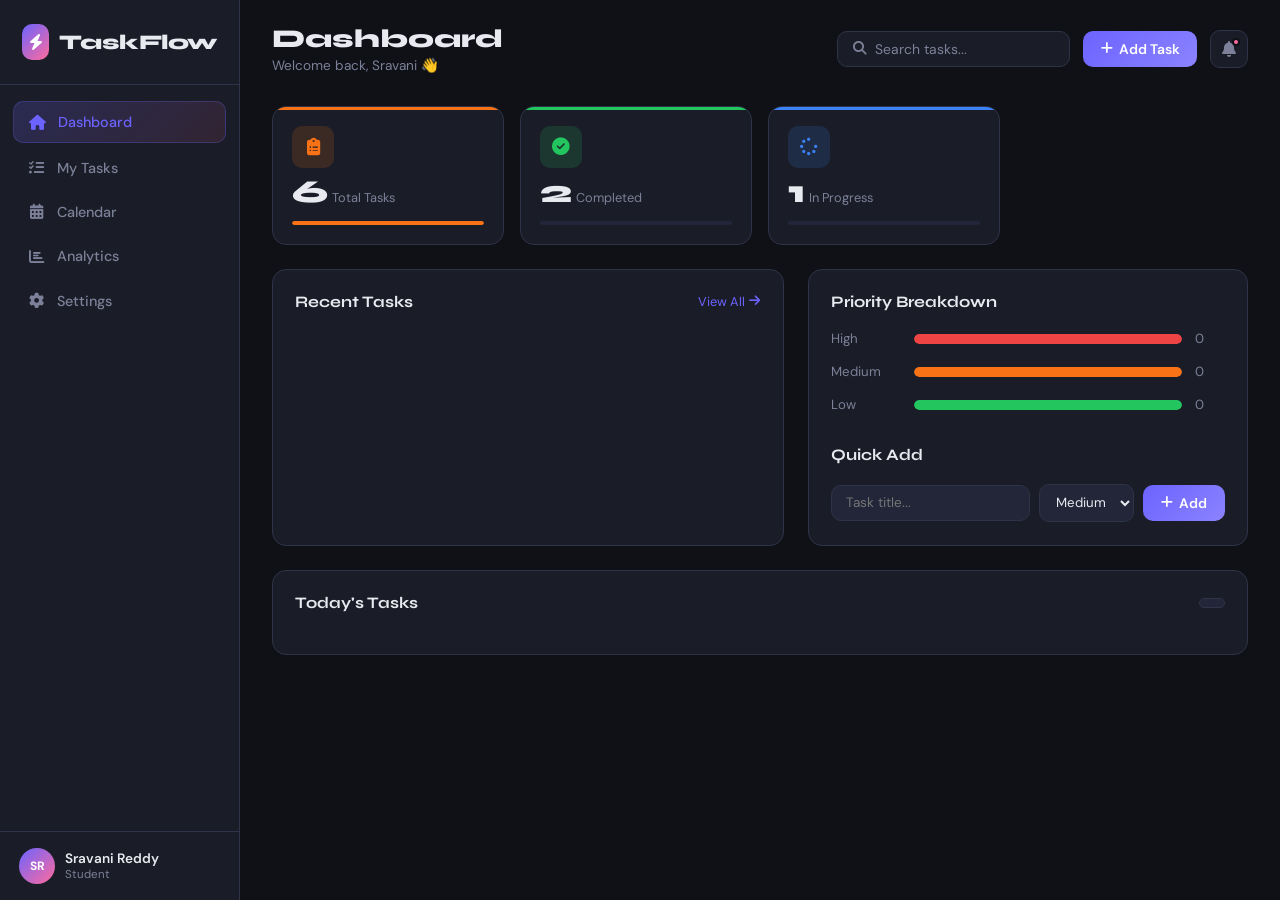
<file: TaskFlow/index.html>
<!DOCTYPE html>
<html lang="en">
<head>
  <meta charset="UTF-8" />
  <meta name="viewport" content="width=device-width, initial-scale=1.0"/>
  <title>TaskFlow – Dashboard</title>
  <link rel="stylesheet" href="css/style.css" />
  <link rel="stylesheet" href="css/dashboard.css" />
  <link href="https://fonts.googleapis.com/css2?family=Syne:wght@400;600;700;800&family=DM+Sans:wght@300;400;500&display=swap" rel="stylesheet"/>
  <link rel="stylesheet" href="https://cdnjs.cloudflare.com/ajax/libs/font-awesome/6.5.0/css/all.min.css"/>
</head>
<body>

<!-- SIDEBAR -->
<aside class="sidebar" id="sidebar">
  <div class="sidebar-logo">
    <span class="logo-icon"><i class="fa-solid fa-bolt"></i></span>
    <span class="logo-text">TaskFlow</span>
  </div>
  <nav class="sidebar-nav">
    <a href="index.html" class="nav-item active"><i class="fa-solid fa-house"></i><span>Dashboard</span></a>
    <a href="pages/tasks.html" class="nav-item"><i class="fa-solid fa-list-check"></i><span>My Tasks</span></a>
    <a href="pages/calendar.html" class="nav-item"><i class="fa-solid fa-calendar-days"></i><span>Calendar</span></a>
    <a href="pages/analytics.html" class="nav-item"><i class="fa-solid fa-chart-bar"></i><span>Analytics</span></a>
    <a href="pages/settings.html" class="nav-item"><i class="fa-solid fa-gear"></i><span>Settings</span></a>
  </nav>
  <div class="sidebar-user">
    <div class="user-avatar">SR</div>
    <div class="user-info">
      <span class="user-name">Sravani Reddy</span>
      <span class="user-role">Student</span>
    </div>
  </div>
</aside>

<!-- MAIN CONTENT -->
<main class="main-content">
  <header class="top-bar">
    <button class="menu-toggle" onclick="toggleSidebar()"><i class="fa-solid fa-bars"></i></button>
    <div class="top-bar-left">
      <h1 class="page-title">Dashboard</h1>
      <p class="page-sub">Welcome back, Sravani 👋</p>
    </div>
    <div class="top-bar-right">
      <div class="search-box">
        <i class="fa-solid fa-magnifying-glass"></i>
        <input type="text" placeholder="Search tasks..." id="globalSearch" />
      </div>
      <button class="btn-primary" onclick="openModal('addTaskModal')"><i class="fa-solid fa-plus"></i> Add Task</button>
      <div class="notif-btn"><i class="fa-solid fa-bell"></i><span class="notif-dot"></span></div>
    </div>
  </header>

  <!-- STATS -->
  <section class="stats-grid">
    <div class="stat-card" style="--accent:#f97316">
      <div class="stat-icon"><i class="fa-solid fa-clipboard-list"></i></div>
      <div class="stat-info">
        <span class="stat-num" id="totalTasks">0</span>
        <span class="stat-label">Total Tasks</span>
      </div>
      <div class="stat-bar"><div class="stat-fill" style="width:100%;background:#f97316"></div></div>
    </div>
    <div class="stat-card" style="--accent:#22c55e">
      <div class="stat-icon"><i class="fa-solid fa-circle-check"></i></div>
      <div class="stat-info">
        <span class="stat-num" id="doneTasks">0</span>
        <span class="stat-label">Completed</span>
      </div>
      <div class="stat-bar"><div class="stat-fill" id="doneBar" style="width:0%;background:#22c55e"></div></div>
    </div>
    <div class="stat-card" style="--accent:#3b82f6">
      <div class="stat-icon"><i class="fa-solid fa-spinner"></i></div>
      <div class="stat-info">
        <span class="stat-num" id="inProgressTasks">0</span>
        <span class="stat-label">In Progress</span>
      </div>
      <div class="stat-bar"><div class="stat-fill" id="progressBar" style="width:0%;background:#3b82f6"></div></div>
    </div>
  </section>

  <!-- TWO COLUMNS -->
  <div class="dash-grid">
    <!-- RECENT TASKS -->
    <section class="card">
      <div class="card-header">
        <h2>Recent Tasks</h2>
        <a href="pages/tasks.html" class="link-sm">View All <i class="fa-solid fa-arrow-right"></i></a>
      </div>
      <div id="recentTasksList" class="task-list"></div>
    </section>

    <!-- PRIORITY BREAKDOWN -->
    <section class="card">
      <div class="card-header"><h2>Priority Breakdown</h2></div>
      <div class="priority-chart">
        <div class="pbar-row"><span>High</span><div class="pbar"><div class="pbar-fill high" id="highBar"></div></div><span id="highCount">0</span></div>
        <div class="pbar-row"><span>Medium</span><div class="pbar"><div class="pbar-fill medium" id="medBar"></div></div><span id="medCount">0</span></div>
        <div class="pbar-row"><span>Low</span><div class="pbar"><div class="pbar-fill low" id="lowBar"></div></div><span id="lowCount">0</span></div>
      </div>

      <div class="card-header" style="margin-top:2rem"><h2>Quick Add</h2></div>
      <div class="quick-add">
        <input type="text" id="quickTitle" placeholder="Task title..." />
        <select id="quickPriority">
          <option value="low">Low</option>
          <option value="medium" selected>Medium</option>
          <option value="high">High</option>
        </select>
        <button class="btn-primary" onclick="quickAddTask()"><i class="fa-solid fa-plus"></i> Add</button>
      </div>
    </section>
  </div>

  <!-- TODAY'S TASKS -->
  <section class="card" style="margin-top:1.5rem">
    <div class="card-header">
      <h2>Today's Tasks</h2>
      <span id="todayDate" class="date-badge"></span>
    </div>
    <div id="todayTasksList" class="task-list"></div>
  </section>
</main>

<!-- ADD TASK MODAL -->
<div class="modal-overlay" id="addTaskModal">
  <div class="modal">
    <div class="modal-header">
      <h2>Add New Task</h2>
      <button onclick="closeModal('addTaskModal')"><i class="fa-solid fa-xmark"></i></button>
    </div>
    <div class="modal-body">
      <label>Task Title *</label>
      <input type="text" id="taskTitle" placeholder="Enter task title..." />
      <label>Description</label>
      <textarea id="taskDesc" placeholder="Describe the task..."></textarea>
      <div class="form-row">
        <div>
          <label>Due Date</label>
          <input type="date" id="taskDate" />
        </div>
        <div>
          <label>Priority</label>
          <select id="taskPriority">
            <option value="low">Low</option>
            <option value="medium">Medium</option>
            <option value="high">High</option>
          </select>
        </div>
        <div>
          <label>Category</label>
          <select id="taskCategory">
            <option value="general">General</option>
            <option value="college">College</option>
            <option value="personal">Personal</option>
            <option value="project">Project</option>
          </select>
        </div>
      </div>
    </div>
    <div class="modal-footer">
      <button class="btn-ghost" onclick="closeModal('addTaskModal')">Cancel</button>
      <button class="btn-primary" onclick="addTask()">Add Task</button>
    </div>
  </div>
</div>

<div class="overlay-bg" id="overlayBg" onclick="closeAllModals()"></div>

<script src="js/storage.js"></script>
<script src="js/dashboard.js"></script>
</body>
</html>
</file>
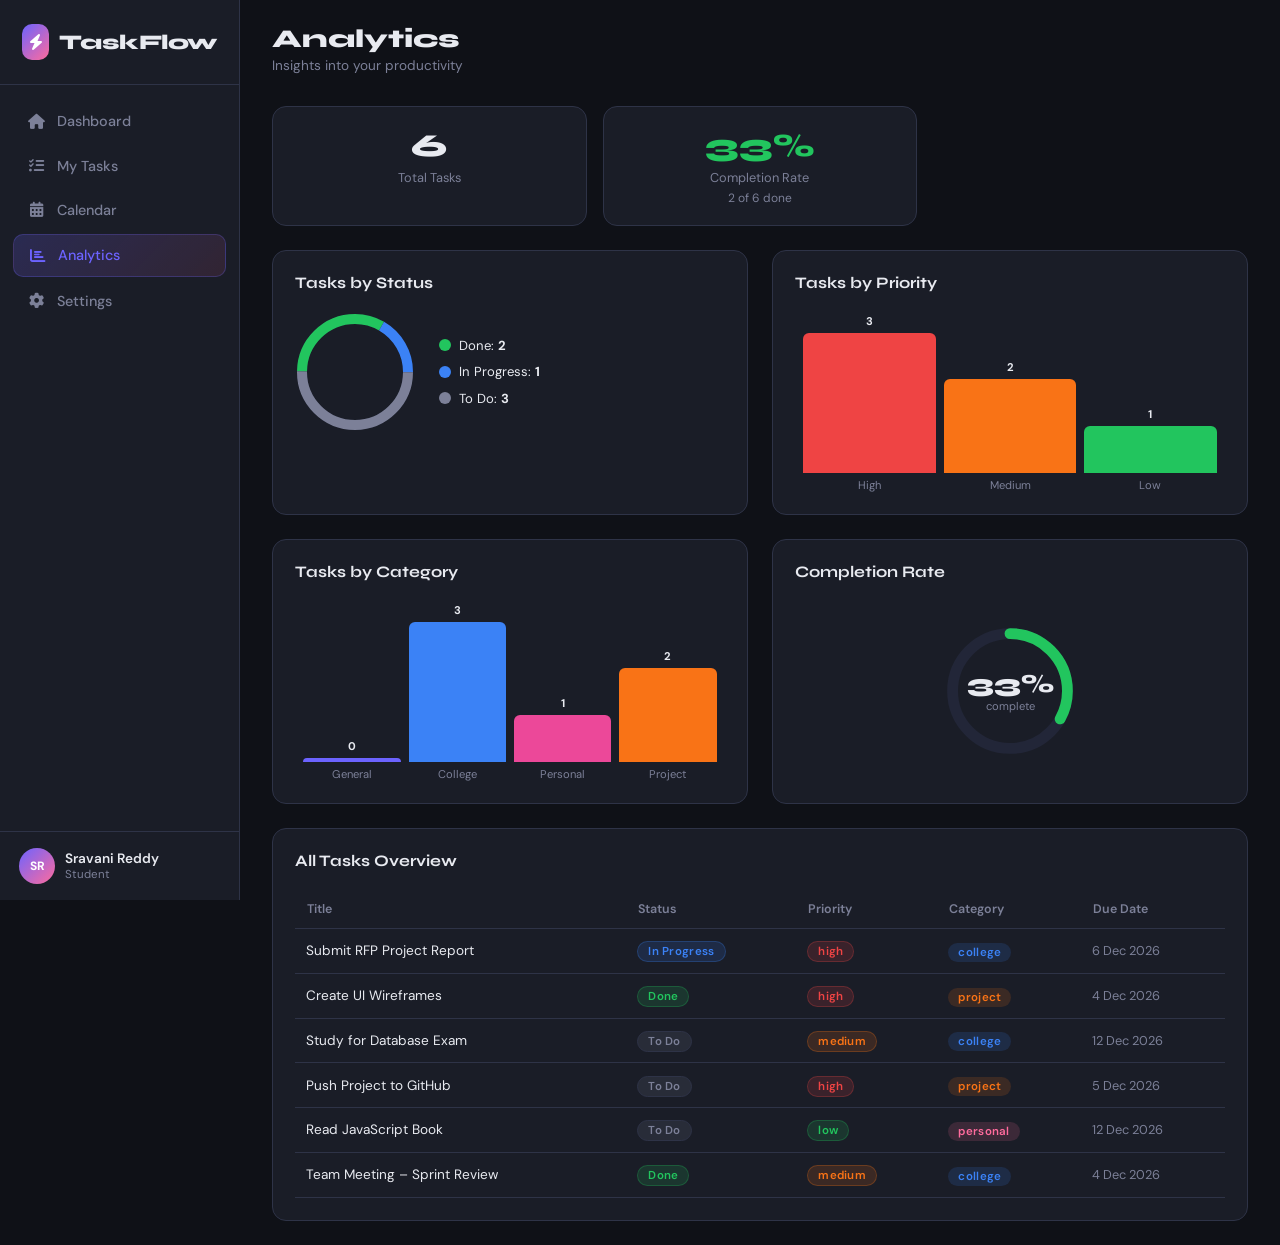
<file: TaskFlow/pages/analytics.html>
<!DOCTYPE html>
<html lang="en">
<head>
  <meta charset="UTF-8" />
  <meta name="viewport" content="width=device-width, initial-scale=1.0"/>
  <title>TaskFlow – Analytics</title>
  <link rel="stylesheet" href="../css/style.css" />
  <link href="https://fonts.googleapis.com/css2?family=Syne:wght@400;600;700;800&family=DM+Sans:wght@300;400;500&display=swap" rel="stylesheet"/>
  <link rel="stylesheet" href="https://cdnjs.cloudflare.com/ajax/libs/font-awesome/6.5.0/css/all.min.css"/>
  <style>
    .analytics-grid { display: grid; grid-template-columns: 1fr 1fr; gap: 1.5rem; margin-bottom: 1.5rem; }
    .chart-container { width:100%; height:220px; position:relative; }
    canvas { display:block; }

    /* Simple bar chart styles */
    .bar-chart { display:flex; align-items:flex-end; gap:8px; height:180px; padding: 0 0.5rem; }
    .bar-wrap { display:flex; flex-direction:column; align-items:center; gap:5px; flex:1; }
    .bar-outer { flex:1; display:flex; align-items:flex-end; width:100%; }
    .bar { width:100%; border-radius:6px 6px 0 0; transition: height 0.6s ease; min-height:4px; }
    .bar-label { font-size:0.7rem; color:var(--text-muted); text-align:center; }
    .bar-val { font-size:0.7rem; font-weight:700; color:var(--text); }

    /* Pie / donut chart */
    .donut-wrap { display:flex; align-items:center; gap:1.5rem; }
    .donut-legend { display:flex; flex-direction:column; gap:0.6rem; }
    .legend-item { display:flex; align-items:center; gap:8px; font-size:0.82rem; }
    .legend-dot { width:12px; height:12px; border-radius:50%; flex-shrink:0; }

    .metric-row { display:grid; grid-template-columns:repeat(3,1fr); gap:1rem; margin-bottom:1.5rem; }
    .metric-card {
      background: var(--surface);
      border: 1px solid var(--border);
      border-radius: 14px;
      padding: 1.2rem;
      text-align: center;
    }
    .metric-val { font-family:'Syne',sans-serif; font-size:2rem; font-weight:800; color:var(--text); }
    .metric-label { font-size:0.8rem; color:var(--text-muted); margin-top:4px; }
    .metric-sub { font-size:0.75rem; margin-top:4px; }

    @media (max-width:900px) { .analytics-grid { grid-template-columns:1fr; } .metric-row { grid-template-columns:1fr 1fr; } }
  </style>
</head>
<body>

<aside class="sidebar" id="sidebar">
  <div class="sidebar-logo">
    <span class="logo-icon"><i class="fa-solid fa-bolt"></i></span>
    <span class="logo-text">TaskFlow</span>
  </div>
  <nav class="sidebar-nav">
    <a href="../index.html" class="nav-item"><i class="fa-solid fa-house"></i><span>Dashboard</span></a>
    <a href="tasks.html" class="nav-item"><i class="fa-solid fa-list-check"></i><span>My Tasks</span></a>
    <a href="calendar.html" class="nav-item"><i class="fa-solid fa-calendar-days"></i><span>Calendar</span></a>
    <a href="analytics.html" class="nav-item active"><i class="fa-solid fa-chart-bar"></i><span>Analytics</span></a>
    <a href="settings.html" class="nav-item"><i class="fa-solid fa-gear"></i><span>Settings</span></a>
  </nav>
  <div class="sidebar-user">
    <div class="user-avatar">SR</div>
    <div class="user-info">
      <span class="user-name">Sravani Reddy</span>
      <span class="user-role">Student</span>
    </div>
  </div>
</aside>

<main class="main-content">
  <header class="top-bar">
    <button class="menu-toggle" onclick="toggleSidebar()"><i class="fa-solid fa-bars"></i></button>
    <div class="top-bar-left">
      <h1 class="page-title">Analytics</h1>
      <p class="page-sub">Insights into your productivity</p>
    </div>
  </header>

  <!-- KEY METRICS -->
  <div class="metric-row" id="metricsRow"></div>

  <!-- CHARTS GRID -->
  <div class="analytics-grid">
    <div class="card">
      <div class="card-header"><h2>Tasks by Status</h2></div>
      <div id="statusChart" class="donut-wrap"></div>
    </div>
    <div class="card">
      <div class="card-header"><h2>Tasks by Priority</h2></div>
      <div id="priorityChart"></div>
    </div>
    <div class="card">
      <div class="card-header"><h2>Tasks by Category</h2></div>
      <div id="categoryChart"></div>
    </div>
    <div class="card">
      <div class="card-header"><h2>Completion Rate</h2></div>
      <div id="completionChart"></div>
    </div>
  </div>

  <!-- RECENT ACTIVITY TABLE -->
  <div class="card">
    <div class="card-header"><h2>All Tasks Overview</h2></div>
    <div style="overflow-x:auto">
      <table style="width:100%;border-collapse:collapse" id="overviewTable">
        <thead>
          <tr style="border-bottom:1px solid var(--border)">
            <th style="padding:0.7rem;text-align:left;font-size:0.78rem;color:var(--text-muted);font-weight:600">Title</th>
            <th style="padding:0.7rem;text-align:left;font-size:0.78rem;color:var(--text-muted);font-weight:600">Status</th>
            <th style="padding:0.7rem;text-align:left;font-size:0.78rem;color:var(--text-muted);font-weight:600">Priority</th>
            <th style="padding:0.7rem;text-align:left;font-size:0.78rem;color:var(--text-muted);font-weight:600">Category</th>
            <th style="padding:0.7rem;text-align:left;font-size:0.78rem;color:var(--text-muted);font-weight:600">Due Date</th>
          </tr>
        </thead>
        <tbody id="overviewBody"></tbody>
      </table>
    </div>
  </div>
</main>

<script src="../js/storage.js"></script>
<script>
function renderAnalytics() {
  const tasks = Storage.getTasks();
  const total = tasks.length;
  const done = tasks.filter(t => t.status==='done').length;
  const inprog = tasks.filter(t => t.status==='inprogress').length;
  const todo = tasks.filter(t => t.status==='todo').length;
  const overdue = tasks.filter(t => isOverdue(t.dueDate) && t.status!=='done').length;
  const compRate = total ? Math.round((done/total)*100) : 0;

  // Metrics
  document.getElementById('metricsRow').innerHTML = `
    <div class="metric-card"><div class="metric-val">${total}</div><div class="metric-label">Total Tasks</div></div>
    <div class="metric-card"><div class="metric-val" style="color:var(--success)">${compRate}%</div><div class="metric-label">Completion Rate</div><div class="metric-sub" style="color:var(--text-muted)">${done} of ${total} done</div></div>
    
  `;

  // Status donut (SVG)
  const statusData = [
    { label:'Done', val:done, color:'#22c55e' },
    { label:'In Progress', val:inprog, color:'#3b82f6' },
    { label:'To Do', val:todo, color:'#7c8098' },
  ];
  document.getElementById('statusChart').innerHTML = `
    ${buildDonut(statusData, total)}
    <div class="donut-legend">
      ${statusData.map(d=>`<div class="legend-item"><div class="legend-dot" style="background:${d.color}"></div><span>${d.label}: <b>${d.val}</b></span></div>`).join('')}
    </div>
  `;

  // Priority bar chart
  const high = tasks.filter(t=>t.priority==='high').length;
  const med = tasks.filter(t=>t.priority==='medium').length;
  const low = tasks.filter(t=>t.priority==='low').length;
  const maxP = Math.max(high,med,low,1);
  document.getElementById('priorityChart').innerHTML = `
    <div class="bar-chart">
      ${[{l:'High',v:high,c:'#ef4444'},{l:'Medium',v:med,c:'#f97316'},{l:'Low',v:low,c:'#22c55e'}].map(b=>`
        <div class="bar-wrap">
          <div class="bar-val">${b.v}</div>
          <div class="bar-outer"><div class="bar" style="height:${(b.v/maxP)*140}px;background:${b.c}"></div></div>
          <div class="bar-label">${b.l}</div>
        </div>
      `).join('')}
    </div>
  `;

  // Category bar chart
  const cats = ['general','college','personal','project'];
  const catColors = { general:'#6c63ff', college:'#3b82f6', personal:'#ec4899', project:'#f97316' };
  const catCounts = cats.map(c => tasks.filter(t=>t.category===c).length);
  const maxC = Math.max(...catCounts, 1);
  document.getElementById('categoryChart').innerHTML = `
    <div class="bar-chart">
      ${cats.map((c,i)=>`
        <div class="bar-wrap">
          <div class="bar-val">${catCounts[i]}</div>
          <div class="bar-outer"><div class="bar" style="height:${(catCounts[i]/maxC)*140}px;background:${catColors[c]}"></div></div>
          <div class="bar-label" style="text-transform:capitalize">${c}</div>
        </div>
      `).join('')}
    </div>
  `;

  // Completion rate visual
  document.getElementById('completionChart').innerHTML = `
    <div style="display:flex;flex-direction:column;align-items:center;justify-content:center;height:180px;gap:1rem">
      <div style="position:relative;width:130px;height:130px">
        <svg viewBox="0 0 36 36" style="width:130px;height:130px;transform:rotate(-90deg)">
          <circle cx="18" cy="18" r="15.9" fill="none" stroke="var(--surface2)" stroke-width="3"/>
          <circle cx="18" cy="18" r="15.9" fill="none" stroke="#22c55e" stroke-width="3"
            stroke-dasharray="${compRate} ${100-compRate}" stroke-dashoffset="0" stroke-linecap="round"/>
        </svg>
        <div style="position:absolute;inset:0;display:flex;align-items:center;justify-content:center;flex-direction:column">
          <span style="font-family:Syne,sans-serif;font-size:1.6rem;font-weight:800;color:var(--text)">${compRate}%</span>
          <span style="font-size:0.7rem;color:var(--text-muted)">complete</span>
        </div>
      </div>
    </div>
  `;

  // Overview table
  document.getElementById('overviewBody').innerHTML = tasks.map(t => `
    <tr style="border-bottom:1px solid var(--border)">
      <td style="padding:0.65rem;font-size:0.85rem">${escapeHtml(t.title)}</td>
      <td style="padding:0.65rem"><span class="badge badge-${t.status}">${t.status==='inprogress'?'In Progress':t.status==='todo'?'To Do':'Done'}</span></td>
      <td style="padding:0.65rem"><span class="badge badge-${t.priority}">${t.priority}</span></td>
      <td style="padding:0.65rem"><span class="badge badge-${t.category}">${t.category}</span></td>
      <td style="padding:0.65rem;font-size:0.8rem;color:${isOverdue(t.dueDate)&&t.status!=='done'?'var(--danger)':'var(--text-muted)'}">${t.dueDate?formatDate(t.dueDate):'—'}</td>
    </tr>
  `).join('');
}

function buildDonut(data, total) {
  if (!total) return '<svg viewBox="0 0 36 36" width="120" height="120"><circle cx="18" cy="18" r="15.9" fill="none" stroke="var(--surface2)" stroke-width="3"/></svg>';
  let offset = 25;
  const circles = data.map(d => {
    const pct = (d.val / total) * 100;
    const circ = `<circle cx="18" cy="18" r="15.9" fill="none" stroke="${d.color}" stroke-width="3"
      stroke-dasharray="${pct} ${100-pct}" stroke-dashoffset="${offset}" stroke-linecap="butt"/>`;
    offset -= pct;
    return circ;
  }).join('');
  return `<svg viewBox="0 0 36 36" width="120" height="120" style="transform:rotate(-90deg);flex-shrink:0">
    <circle cx="18" cy="18" r="15.9" fill="none" stroke="var(--surface2)" stroke-width="3"/>
    ${circles}
  </svg>`;
}

function escapeHtml(str) { return (str||'').replace(/&/g,'&amp;').replace(/</g,'&lt;').replace(/>/g,'&gt;'); }
document.addEventListener('DOMContentLoaded', renderAnalytics);
</script>
</body>
</html>
</file>
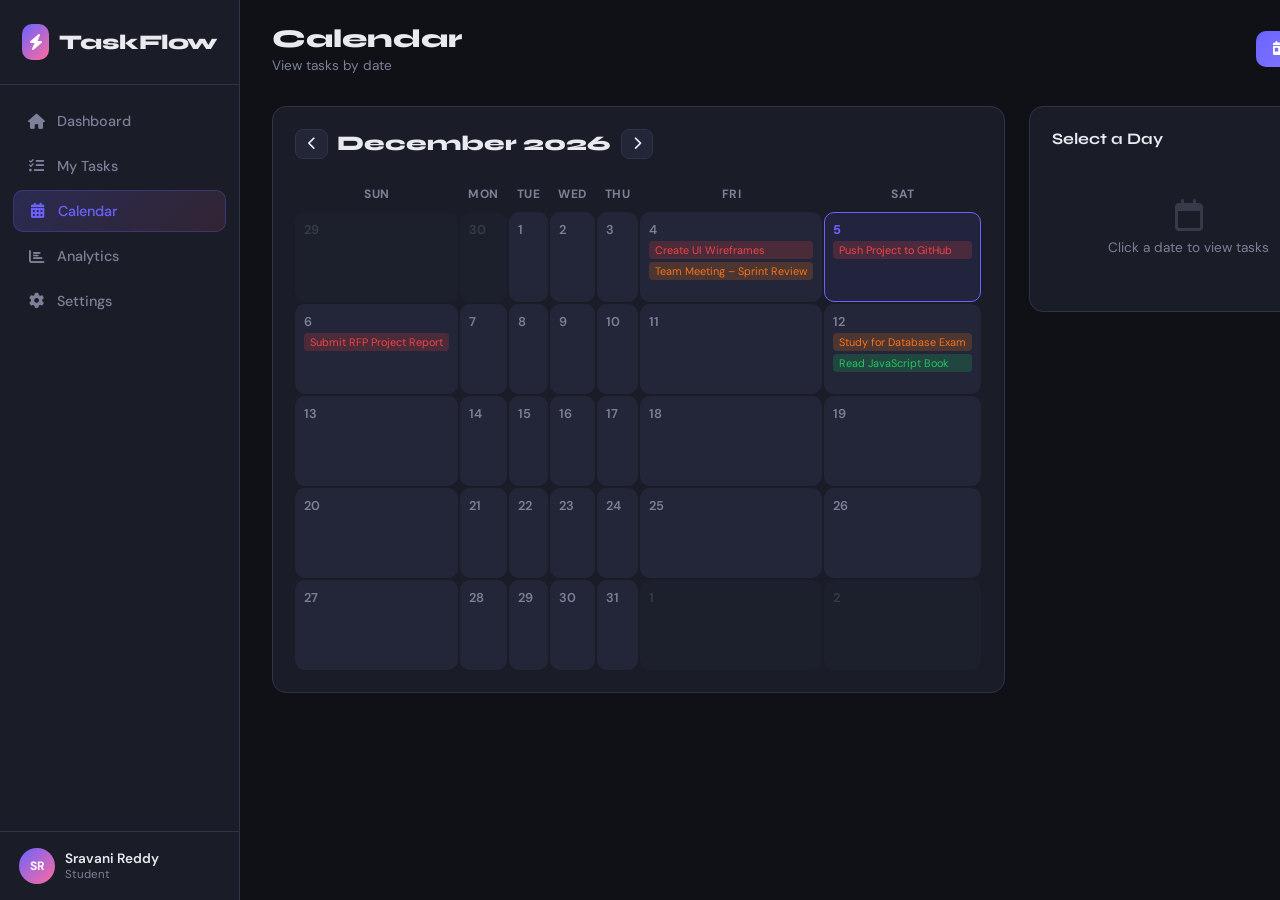
<file: TaskFlow/pages/calendar.html>
<!DOCTYPE html>
<html lang="en">
<head>
  <meta charset="UTF-8" />
  <meta name="viewport" content="width=device-width, initial-scale=1.0"/>
  <title>TaskFlow – Calendar</title>
  <link rel="stylesheet" href="../css/style.css" />
  <link href="https://fonts.googleapis.com/css2?family=Syne:wght@400;600;700;800&family=DM+Sans:wght@300;400;500&display=swap" rel="stylesheet"/>
  <link rel="stylesheet" href="https://cdnjs.cloudflare.com/ajax/libs/font-awesome/6.5.0/css/all.min.css"/>
  <style>
    .cal-layout { display: grid; grid-template-columns: 1fr 320px; gap: 1.5rem; }
    .cal-header { display:flex; align-items:center; justify-content:space-between; margin-bottom:1.2rem; }
    .cal-nav { display:flex; align-items:center; gap:0.6rem; }
    .cal-nav button { background:var(--surface2); border:1px solid var(--border); color:var(--text); border-radius:8px; padding:0.4rem 0.7rem; cursor:pointer; transition:all 0.2s; }
    .cal-nav button:hover { background: var(--accent); border-color:var(--accent); }
    .cal-month-title { font-family:'Syne',sans-serif; font-size:1.3rem; font-weight:800; }
    .cal-grid { display:grid; grid-template-columns:repeat(7,1fr); gap:2px; }
    .cal-day-header { text-align:center; padding:0.5rem; font-size:0.75rem; font-weight:700; color:var(--text-muted); text-transform:uppercase; letter-spacing:0.5px; }
    .cal-day {
      min-height:90px; padding:0.5rem;
      background: var(--surface2); border-radius:10px;
      cursor: pointer; transition: all 0.2s;
      border: 1px solid transparent;
      position: relative;
    }
    .cal-day:hover { background: #2a2e44; border-color: var(--border); }
    .cal-day.other-month { opacity: 0.3; }
    .cal-day.today { border-color: var(--accent); background: rgba(108,99,255,0.1); }
    .cal-day.selected { border-color: var(--accent2); background: rgba(255,107,157,0.1); }
    .cal-day-num { font-size:0.8rem; font-weight:600; color:var(--text-muted); }
    .cal-day.today .cal-day-num { color: var(--accent); font-weight:800; }
    .cal-task-dot { font-size:0.68rem; padding:2px 6px; border-radius:4px; margin-top:3px; white-space:nowrap; overflow:hidden; text-overflow:ellipsis; }
    .dot-high { background:rgba(239,68,68,0.2); color:#ef4444; }
    .dot-medium { background:rgba(249,115,22,0.2); color:#f97316; }
    .dot-low { background:rgba(34,197,94,0.2); color:#22c55e; }
    .more-tasks { font-size:0.68rem; color:var(--text-muted); margin-top:2px; }
    .selected-day-tasks { }
    .no-day-selected { text-align:center; padding:2rem; color:var(--text-muted); font-size:0.85rem; }
    @media (max-width:900px) { .cal-layout { grid-template-columns:1fr; } }
  </style>
</head>
<body>

<aside class="sidebar" id="sidebar">
  <div class="sidebar-logo">
    <span class="logo-icon"><i class="fa-solid fa-bolt"></i></span>
    <span class="logo-text">TaskFlow</span>
  </div>
  <nav class="sidebar-nav">
    <a href="../index.html" class="nav-item"><i class="fa-solid fa-house"></i><span>Dashboard</span></a>
    <a href="tasks.html" class="nav-item"><i class="fa-solid fa-list-check"></i><span>My Tasks</span></a>
    <a href="calendar.html" class="nav-item active"><i class="fa-solid fa-calendar-days"></i><span>Calendar</span></a>
    <a href="analytics.html" class="nav-item"><i class="fa-solid fa-chart-bar"></i><span>Analytics</span></a>
    <a href="settings.html" class="nav-item"><i class="fa-solid fa-gear"></i><span>Settings</span></a>
  </nav>
  <div class="sidebar-user">
    <div class="user-avatar">SR</div>
    <div class="user-info">
      <span class="user-name">Sravani Reddy</span>
      <span class="user-role">Student</span>
    </div>
  </div>
</aside>

<main class="main-content">
  <header class="top-bar">
    <button class="menu-toggle" onclick="toggleSidebar()"><i class="fa-solid fa-bars"></i></button>
    <div class="top-bar-left">
      <h1 class="page-title">Calendar</h1>
      <p class="page-sub">View tasks by date</p>
    </div>
    <div class="top-bar-right">
      <button class="btn-primary" onclick="goToday()"><i class="fa-solid fa-calendar-day"></i> Today</button>
    </div>
  </header>

  <div class="cal-layout">
    <div class="card">
      <div class="cal-header">
        <div class="cal-nav">
          <button onclick="changeMonth(-1)"><i class="fa-solid fa-chevron-left"></i></button>
          <span class="cal-month-title" id="calTitle"></span>
          <button onclick="changeMonth(1)"><i class="fa-solid fa-chevron-right"></i></button>
        </div>
      </div>
      <div class="cal-grid" id="calGrid"></div>
    </div>

    <div>
      <div class="card">
        <div class="card-header"><h2 id="selectedDayTitle">Select a Day</h2></div>
        <div id="selectedDayTasks">
          <div class="no-day-selected"><i class="fa-regular fa-calendar" style="font-size:2rem;display:block;margin-bottom:0.5rem;opacity:0.3"></i>Click a date to view tasks</div>
        </div>
      </div>
    </div>
  </div>
</main>

<script src="../js/storage.js"></script>
<script>
let calDate = new Date();
let selectedDate = null;
const MONTHS = ['January','February','March','April','May','June','July','August','September','October','November','December'];
const DAYS = ['Sun','Mon','Tue','Wed','Thu','Fri','Sat'];

function renderCalendar() {
  const year = calDate.getFullYear();
  const month = calDate.getMonth();
  document.getElementById('calTitle').textContent = `${MONTHS[month]} ${year}`;

  const firstDay = new Date(year, month, 1).getDay();
  const daysInMonth = new Date(year, month+1, 0).getDate();
  const daysInPrev = new Date(year, month, 0).getDate();
  const todayStr = new Date().toISOString().split('T')[0];
  const tasks = Storage.getTasks();

  let html = DAYS.map(d => `<div class="cal-day-header">${d}</div>`).join('');

  // Prev month days
  for (let i = firstDay - 1; i >= 0; i--) {
    const day = daysInPrev - i;
    const dateStr = `${year}-${String(month).padStart(2,'0')}-${String(day).padStart(2,'0')}`;
    html += `<div class="cal-day other-month" onclick="selectDay('${dateStr}')"><div class="cal-day-num">${day}</div></div>`;
  }

  // Current month days
  for (let d = 1; d <= daysInMonth; d++) {
    const dateStr = `${year}-${String(month+1).padStart(2,'0')}-${String(d).padStart(2,'0')}`;
    const dayTasks = tasks.filter(t => t.dueDate === dateStr);
    const isToday = dateStr === todayStr;
    const isSelected = dateStr === selectedDate;

    let taskHtml = dayTasks.slice(0, 2).map(t =>
      `<div class="cal-task-dot dot-${t.priority}">${escapeHtml(t.title)}</div>`
    ).join('');
    if (dayTasks.length > 2) taskHtml += `<div class="more-tasks">+${dayTasks.length - 2} more</div>`;

    html += `<div class="cal-day ${isToday?'today':''} ${isSelected?'selected':''}" onclick="selectDay('${dateStr}')">
      <div class="cal-day-num">${d}</div>
      ${taskHtml}
    </div>`;
  }

  // Next month fill
  const totalCells = Math.ceil((firstDay + daysInMonth) / 7) * 7;
  for (let d = 1; d <= totalCells - firstDay - daysInMonth; d++) {
    const dateStr = `${year}-${String(month+2).padStart(2,'0')}-${String(d).padStart(2,'0')}`;
    html += `<div class="cal-day other-month" onclick="selectDay('${dateStr}')"><div class="cal-day-num">${d}</div></div>`;
  }

  document.getElementById('calGrid').innerHTML = html;
}

function selectDay(dateStr) {
  selectedDate = dateStr;
  const d = new Date(dateStr + 'T00:00:00');
  document.getElementById('selectedDayTitle').textContent = d.toLocaleDateString('en-IN',{weekday:'long',day:'numeric',month:'long'});

  const tasks = Storage.getTasks().filter(t => t.dueDate === dateStr);
  const container = document.getElementById('selectedDayTasks');

  if (!tasks.length) {
    container.innerHTML = `<div class="empty-state"><i class="fa-solid fa-check-circle"></i><p>No tasks on this day.</p></div>`;
  } else {
    container.innerHTML = tasks.map(t => `
      <div class="task-item ${t.status==='done'?'completed':''}">
        <div class="task-check ${t.status==='done'?'checked':''}" onclick="toggleT('${t.id}')">
          ${t.status==='done'?'<i class="fa-solid fa-check"></i>':''}
        </div>
        <div class="task-info">
          <div class="task-title">${escapeHtml(t.title)}</div>
          <div class="task-meta">
            <span class="badge badge-${t.priority}">${t.priority}</span>
          </div>
        </div>
      </div>
    `).join('');
  }
  renderCalendar();
}

function toggleT(id) {
  const task = Storage.getTasks().find(t => t.id === id);
  if (task) { Storage.updateTask(id, { status: task.status === 'done' ? 'todo' : 'done' }); }
  if (selectedDate) selectDay(selectedDate);
  else renderCalendar();
}

function changeMonth(dir) { calDate.setMonth(calDate.getMonth() + dir); renderCalendar(); }
function goToday() { calDate = new Date(); renderCalendar(); }
function escapeHtml(str) { return (str||'').replace(/&/g,'&amp;').replace(/</g,'&lt;').replace(/>/g,'&gt;'); }

document.addEventListener('DOMContentLoaded', renderCalendar);
</script>
</body>
</html>
</file>
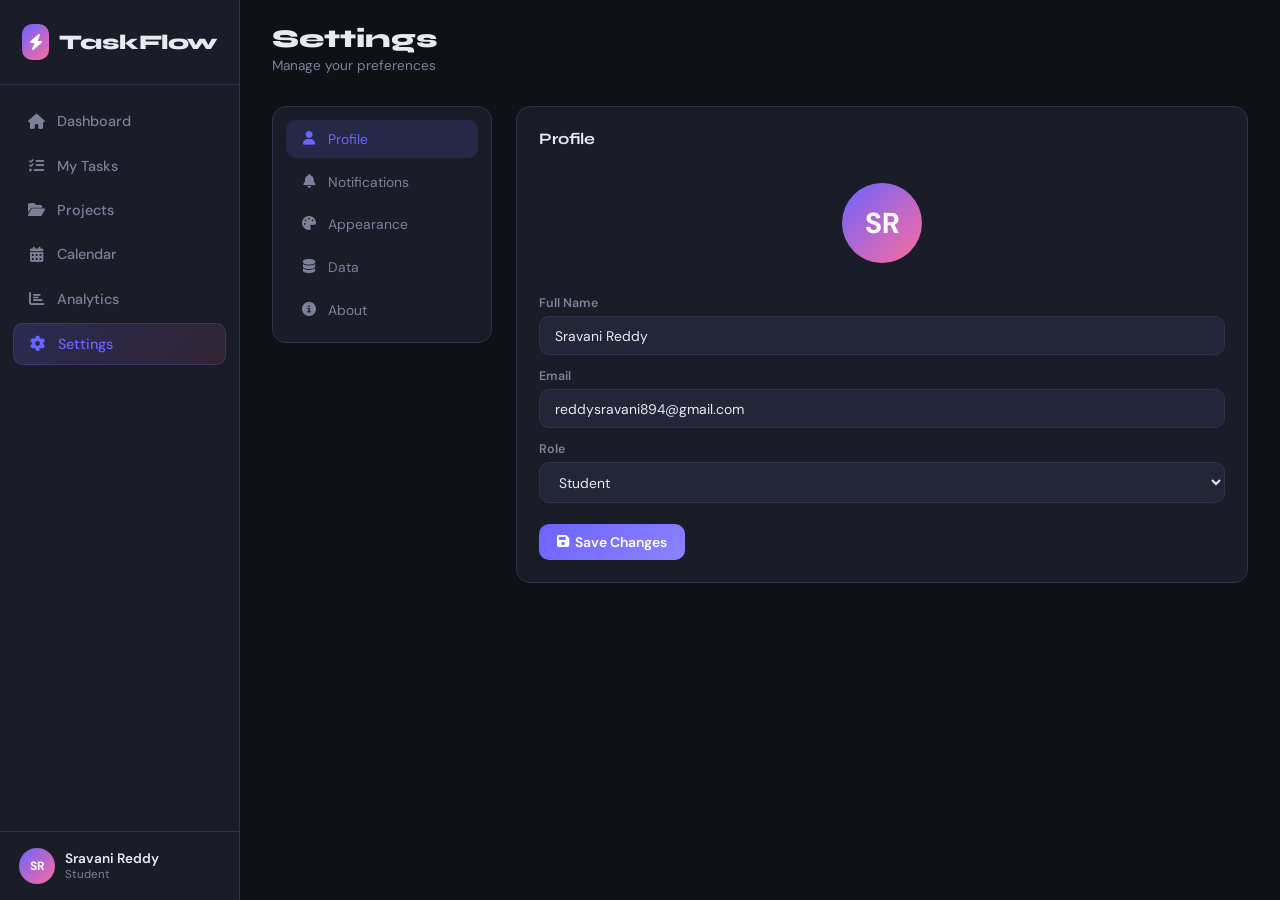
<file: TaskFlow/pages/settings.html>
<!DOCTYPE html>
<html lang="en">
<head>
  <meta charset="UTF-8" />
  <meta name="viewport" content="width=device-width, initial-scale=1.0"/>
  <title>TaskFlow – Settings</title>
  <link rel="stylesheet" href="../css/style.css" />
  <link href="https://fonts.googleapis.com/css2?family=Syne:wght@400;600;700;800&family=DM+Sans:wght@300;400;500&display=swap" rel="stylesheet"/>
  <link rel="stylesheet" href="https://cdnjs.cloudflare.com/ajax/libs/font-awesome/6.5.0/css/all.min.css"/>
  <style>
    .settings-layout { display:grid; grid-template-columns:220px 1fr; gap:1.5rem; }
    .settings-nav { background:var(--surface); border:1px solid var(--border); border-radius:var(--radius); padding:0.8rem; display:flex; flex-direction:column; gap:4px; height:fit-content; }
    .snav-item { padding:0.65rem 0.9rem; border-radius:10px; cursor:pointer; font-size:0.87rem; color:var(--text-muted); display:flex; align-items:center; gap:10px; transition:all 0.2s; }
    .snav-item:hover { background:var(--surface2); color:var(--text); }
    .snav-item.active { background:rgba(108,99,255,0.15); color:var(--accent); }
    .snav-item i { width:18px; text-align:center; }
    .settings-section { display:none; }
    .settings-section.active { display:block; }
    .setting-row {
      display:flex; align-items:center; justify-content:space-between;
      padding:1.2rem 0; border-bottom:1px solid var(--border);
    }
    .setting-row:last-child { border-bottom:none; }
    .setting-info h3 { font-size:0.9rem; font-weight:600; margin-bottom:3px; }
    .setting-info p { font-size:0.78rem; color:var(--text-muted); }
    .toggle-switch { position:relative; width:44px; height:24px; cursor:pointer; }
    .toggle-switch input { opacity:0; width:0; height:0; }
    .toggle-track { position:absolute; inset:0; background:var(--surface2); border:1px solid var(--border); border-radius:12px; transition:all 0.3s; }
    .toggle-switch input:checked + .toggle-track { background:var(--accent); border-color:var(--accent); }
    .toggle-thumb { position:absolute; top:3px; left:3px; width:16px; height:16px; background:#fff; border-radius:50%; transition:transform 0.3s; }
    .toggle-switch input:checked ~ .toggle-thumb { transform:translateX(20px); }
    .profile-avatar-big {
      width:80px; height:80px; background:linear-gradient(135deg,var(--accent),var(--accent2));
      border-radius:50%; display:flex; align-items:center; justify-content:center;
      font-size:1.8rem; font-weight:700; color:#fff; margin-bottom:1rem;
    }
    .danger-zone { border:1px solid rgba(239,68,68,0.3); border-radius:var(--radius); padding:1.4rem; margin-top:1.5rem; }
    .danger-zone h3 { color:var(--danger); font-family:'Syne',sans-serif; margin-bottom:1rem; font-size:0.95rem; }
    @media (max-width:768px) { .settings-layout { grid-template-columns:1fr; } }
  </style>
</head>
<body>

<aside class="sidebar" id="sidebar">
  <div class="sidebar-logo">
    <span class="logo-icon"><i class="fa-solid fa-bolt"></i></span>
    <span class="logo-text">TaskFlow</span>
  </div>
  <nav class="sidebar-nav">
    <a href="../index.html" class="nav-item"><i class="fa-solid fa-house"></i><span>Dashboard</span></a>
    <a href="tasks.html" class="nav-item"><i class="fa-solid fa-list-check"></i><span>My Tasks</span></a>
    <a href="projects.html" class="nav-item"><i class="fa-solid fa-folder-open"></i><span>Projects</span></a>
    <a href="calendar.html" class="nav-item"><i class="fa-solid fa-calendar-days"></i><span>Calendar</span></a>
    <a href="analytics.html" class="nav-item"><i class="fa-solid fa-chart-bar"></i><span>Analytics</span></a>
    <a href="settings.html" class="nav-item active"><i class="fa-solid fa-gear"></i><span>Settings</span></a>
  </nav>
  <div class="sidebar-user">
    <div class="user-avatar">SR</div>
    <div class="user-info">
      <span class="user-name">Sravani Reddy</span>
      <span class="user-role">Student</span>
    </div>
  </div>
</aside>

<main class="main-content">
  <header class="top-bar">
    <button class="menu-toggle" onclick="toggleSidebar()"><i class="fa-solid fa-bars"></i></button>
    <div class="top-bar-left">
      <h1 class="page-title">Settings</h1>
      <p class="page-sub">Manage your preferences</p>
    </div>
  </header>

  <div class="settings-layout">
    <!-- SETTINGS NAV -->
    <div class="settings-nav">
      <div class="snav-item active" onclick="showSection('profile',this)"><i class="fa-solid fa-user"></i> Profile</div>
      <div class="snav-item" onclick="showSection('notifications',this)"><i class="fa-solid fa-bell"></i> Notifications</div>
      <div class="snav-item" onclick="showSection('appearance',this)"><i class="fa-solid fa-palette"></i> Appearance</div>
      <div class="snav-item" onclick="showSection('data',this)"><i class="fa-solid fa-database"></i> Data</div>
      <div class="snav-item" onclick="showSection('about',this)"><i class="fa-solid fa-circle-info"></i> About</div>
    </div>

    <!-- SECTIONS -->
    <div>
      <!-- PROFILE -->
      <div class="settings-section active card" id="sec-profile">
        <div class="card-header"><h2>Profile</h2></div>
        <div style="display:flex;flex-direction:column;align-items:center;padding:1rem 0">
          <div class="profile-avatar-big">SR</div>
        </div>
        <div style="display:flex;flex-direction:column;gap:0.8rem">
          <div>
            <label style="font-size:0.78rem;font-weight:600;color:var(--text-muted);display:block;margin-bottom:5px">Full Name</label>
            <input type="text" id="pName" value="Sravani Reddy" style="background:var(--surface2);border:1px solid var(--border);border-radius:10px;color:var(--text);font-family:'DM Sans',sans-serif;font-size:0.87rem;padding:0.6rem 0.9rem;outline:none;width:100%" />
          </div>
          <div>
            <label style="font-size:0.78rem;font-weight:600;color:var(--text-muted);display:block;margin-bottom:5px">Email</label>
            <input type="email" id="pEmail" value="reddysravani894@gmail.com" style="background:var(--surface2);border:1px solid var(--border);border-radius:10px;color:var(--text);font-family:'DM Sans',sans-serif;font-size:0.87rem;padding:0.6rem 0.9rem;outline:none;width:100%" />
          </div>
          <div>
            <label style="font-size:0.78rem;font-weight:600;color:var(--text-muted);display:block;margin-bottom:5px">Role</label>
            <select style="background:var(--surface2);border:1px solid var(--border);border-radius:10px;color:var(--text);font-family:'DM Sans',sans-serif;font-size:0.87rem;padding:0.6rem 0.9rem;outline:none;width:100%">
              <option>Student</option>
              <option>Developer</option>
              <option>Manager</option>
              <option>Other</option>
            </select>
          </div>
          <button class="btn-primary" style="align-self:flex-start;margin-top:0.5rem" onclick="saveProfile()"><i class="fa-solid fa-floppy-disk"></i> Save Changes</button>
        </div>
      </div>

      <!-- NOTIFICATIONS -->
      <div class="settings-section card" id="sec-notifications">
        <div class="card-header"><h2>Notifications</h2></div>
        <div class="setting-row">
          <div class="setting-info"><h3>Task Reminders</h3><p>Get reminded before task due dates</p></div>
          <label class="toggle-switch"><input type="checkbox" checked onchange="saveSetting('reminders',this.checked)"><div class="toggle-track"></div><div class="toggle-thumb"></div></label>
        </div>
        <div class="setting-row">
          <div class="setting-info"><h3>Daily Summary</h3><p>Daily digest of pending tasks</p></div>
          <label class="toggle-switch"><input type="checkbox" onchange="saveSetting('dailySummary',this.checked)"><div class="toggle-track"></div><div class="toggle-thumb"></div></label>
        </div>
        <div class="setting-row">
          <div class="setting-info"><h3>Sound Effects</h3><p>Play sound on task completion</p></div>
          <label class="toggle-switch"><input type="checkbox" checked onchange="saveSetting('sounds',this.checked)"><div class="toggle-track"></div><div class="toggle-thumb"></div></label>
        </div>
      </div>

      <!-- APPEARANCE -->
      <div class="settings-section card" id="sec-appearance">
        <div class="card-header"><h2>Appearance</h2></div>
        <div class="setting-row">
          <div class="setting-info"><h3>Theme</h3><p>Choose your preferred theme</p></div>
          <select style="background:var(--surface2);border:1px solid var(--border);border-radius:10px;color:var(--text);font-family:'DM Sans',sans-serif;font-size:0.85rem;padding:0.5rem 0.9rem;outline:none" onchange="saveSetting('theme',this.value)">
            <option value="dark">Dark (Default)</option>
            <option value="darker">Darker</option>
            <option value="midnight">Midnight Blue</option>
          </select>
        </div>
        <div class="setting-row">
          <div class="setting-info"><h3>Compact Mode</h3><p>Reduce spacing for more density</p></div>
          <label class="toggle-switch"><input type="checkbox" onchange="saveSetting('compact',this.checked)"><div class="toggle-track"></div><div class="toggle-thumb"></div></label>
        </div>
        <div class="setting-row">
          <div class="setting-info"><h3>Animations</h3><p>Enable UI animations</p></div>
          <label class="toggle-switch"><input type="checkbox" checked onchange="saveSetting('animations',this.checked)"><div class="toggle-track"></div><div class="toggle-thumb"></div></label>
        </div>
        <div class="setting-row">
          <div class="setting-info"><h3>Default Task View</h3><p>Choose list or grid view for tasks</p></div>
          <select style="background:var(--surface2);border:1px solid var(--border);border-radius:10px;color:var(--text);font-family:'DM Sans',sans-serif;font-size:0.85rem;padding:0.5rem 0.9rem;outline:none" onchange="saveSetting('defaultView',this.value)">
            <option value="list">List View</option>
            <option value="grid">Grid View</option>
          </select>
        </div>
      </div>

      <!-- DATA -->
      <div class="settings-section card" id="sec-data">
        <div class="card-header"><h2>Data Management</h2></div>
        <div class="setting-row">
          <div class="setting-info"><h3>Export Tasks</h3><p>Download all tasks as JSON file</p></div>
          <button class="btn-primary" onclick="exportData()"><i class="fa-solid fa-download"></i> Export</button>
        </div>
        <div class="setting-row">
          <div class="setting-info">
            <h3>Task Statistics</h3>
            <p>Total tasks stored in your browser</p>
          </div>
          <span id="taskStat" style="font-family:'Syne',sans-serif;font-size:1.3rem;font-weight:700;color:var(--accent)">—</span>
        </div>
        <div class="danger-zone">
          <h3><i class="fa-solid fa-triangle-exclamation" style="margin-right:6px"></i>Danger Zone</h3>
          <div class="setting-row" style="border:none;padding:0">
            <div class="setting-info"><h3>Clear All Tasks</h3><p>Permanently delete all your tasks</p></div>
            <button class="btn-danger" onclick="clearAllTasks()"><i class="fa-solid fa-trash"></i> Clear All</button>
          </div>
        </div>
      </div>

      <!-- ABOUT -->
      <div class="settings-section card" id="sec-about">
        <div class="card-header"><h2>About TaskFlow</h2></div>
        <div style="text-align:center;padding:2rem 0">
          <div style="width:64px;height:64px;background:linear-gradient(135deg,var(--accent),var(--accent2));border-radius:16px;display:flex;align-items:center;justify-content:center;margin:0 auto 1rem;font-size:1.5rem;color:#fff">
            <i class="fa-solid fa-bolt"></i>
          </div>
          <div style="font-family:'Syne',sans-serif;font-size:1.5rem;font-weight:800;margin-bottom:4px">TaskFlow</div>
          <div style="color:var(--text-muted);font-size:0.85rem;margin-bottom:1.5rem">Version 1.0.0</div>
          <div style="background:var(--surface2);border-radius:12px;padding:1.2rem;text-align:left;max-width:400px;margin:0 auto">
            <p style="font-size:0.85rem;color:var(--text-muted);line-height:1.7">
              <strong style="color:var(--text)">RFP Project</strong> – Web-Based Task Management System<br>
              <strong style="color:var(--text)">Technologies:</strong> HTML, CSS, JavaScript<br>
              <strong style="color:var(--text)">Purpose:</strong> Help users organize and track daily activities, improve productivity and task monitoring.<br>
              <strong style="color:var(--text)">Features:</strong> Task creation, filtering, calendar view, analytics, project management.
            </p>
          </div>
        </div>
      </div>
    </div>
  </div>
</main>

<script src="../js/storage.js"></script>
<script>
function showSection(id, el) {
  document.querySelectorAll('.settings-section').forEach(s => s.classList.remove('active'));
  document.querySelectorAll('.snav-item').forEach(n => n.classList.remove('active'));
  document.getElementById('sec-' + id).classList.add('active');
  el.classList.add('active');
  if (id === 'data') { document.getElementById('taskStat').textContent = Storage.getTasks().length; }
}
function saveProfile() { showToast('Profile saved!', 'success'); }
function saveSetting(key, val) { localStorage.setItem('tf_setting_' + key, val); showToast('Setting saved.', 'info'); }
function exportData() {
  const data = { tasks: Storage.getTasks(), projects: Storage.getProjects(), exportedAt: new Date().toISOString() };
  const blob = new Blob([JSON.stringify(data, null, 2)], { type:'application/json' });
  const a = document.createElement('a'); a.href = URL.createObjectURL(blob); a.download = 'taskflow-export.json'; a.click();
  showToast('Data exported!', 'success');
}
function clearAllTasks() {
  if (!confirm('Are you sure? This will permanently delete ALL tasks!')) return;
  localStorage.removeItem('taskflow_tasks');
  showToast('All tasks cleared.', 'info');
  document.getElementById('taskStat').textContent = 0;
}
document.addEventListener('DOMContentLoaded', () => {
  document.getElementById('taskStat').textContent = Storage.getTasks().length;
});
</script>
</body>
</html>
</file>
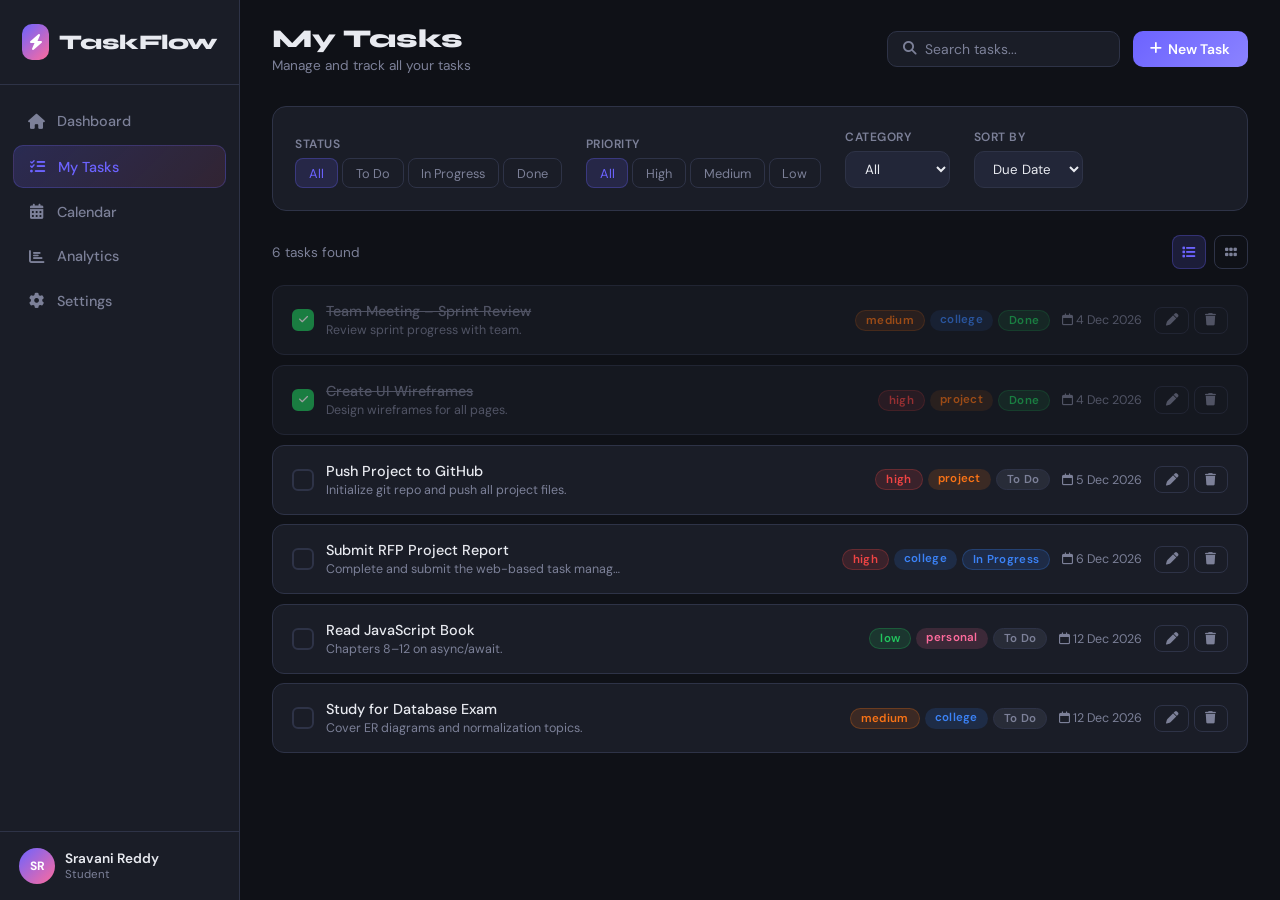
<file: TaskFlow/pages/tasks.html>
<!DOCTYPE html>
<html lang="en">
<head>
  <meta charset="UTF-8" />
  <meta name="viewport" content="width=device-width, initial-scale=1.0"/>
  <title>TaskFlow – My Tasks</title>
  <link rel="stylesheet" href="../css/style.css" />
  <link rel="stylesheet" href="../css/tasks.css" />
  <link href="https://fonts.googleapis.com/css2?family=Syne:wght@400;600;700;800&family=DM+Sans:wght@300;400;500&display=swap" rel="stylesheet"/>
  <link rel="stylesheet" href="https://cdnjs.cloudflare.com/ajax/libs/font-awesome/6.5.0/css/all.min.css"/>
</head>
<body>

<aside class="sidebar" id="sidebar">
  <div class="sidebar-logo">
    <span class="logo-icon"><i class="fa-solid fa-bolt"></i></span>
    <span class="logo-text">TaskFlow</span>
  </div>
  <nav class="sidebar-nav">
    <a href="../index.html" class="nav-item"><i class="fa-solid fa-house"></i><span>Dashboard</span></a>
    <a href="tasks.html" class="nav-item active"><i class="fa-solid fa-list-check"></i><span>My Tasks</span></a>
    <a href="calendar.html" class="nav-item"><i class="fa-solid fa-calendar-days"></i><span>Calendar</span></a>
    <a href="analytics.html" class="nav-item"><i class="fa-solid fa-chart-bar"></i><span>Analytics</span></a>
    <a href="settings.html" class="nav-item"><i class="fa-solid fa-gear"></i><span>Settings</span></a>
  </nav>
  <div class="sidebar-user">
    <div class="user-avatar">SR</div>
    <div class="user-info">
      <span class="user-name">Sravani Reddy</span>
      <span class="user-role">Student</span>
    </div>
  </div>
</aside>

<main class="main-content">
  <header class="top-bar">
    <button class="menu-toggle" onclick="toggleSidebar()"><i class="fa-solid fa-bars"></i></button>
    <div class="top-bar-left">
      <h1 class="page-title">My Tasks</h1>
      <p class="page-sub">Manage and track all your tasks</p>
    </div>
    <div class="top-bar-right">
      <div class="search-box">
        <i class="fa-solid fa-magnifying-glass"></i>
        <input type="text" placeholder="Search tasks..." id="taskSearch" oninput="filterTasks()" />
      </div>
      <button class="btn-primary" onclick="openModal('addTaskModal')"><i class="fa-solid fa-plus"></i> New Task</button>
    </div>
  </header>

  <!-- FILTERS -->
  <div class="filter-bar card" style="margin-bottom:1.5rem">
    <div class="filter-group">
      <label>Status</label>
      <div class="filter-tabs" id="statusFilter">
        <button class="ftab active" data-val="all" onclick="setFilter('status','all',this)">All</button>
        <button class="ftab" data-val="todo" onclick="setFilter('status','todo',this)">To Do</button>
        <button class="ftab" data-val="inprogress" onclick="setFilter('status','inprogress',this)">In Progress</button>
        <button class="ftab" data-val="done" onclick="setFilter('status','done',this)">Done</button>
      </div>
    </div>
    <div class="filter-group">
      <label>Priority</label>
      <div class="filter-tabs" id="priorityFilter">
        <button class="ftab active" data-val="all" onclick="setFilter('priority','all',this)">All</button>
        <button class="ftab" data-val="high" onclick="setFilter('priority','high',this)">High</button>
        <button class="ftab" data-val="medium" onclick="setFilter('priority','medium',this)">Medium</button>
        <button class="ftab" data-val="low" onclick="setFilter('priority','low',this)">Low</button>
      </div>
    </div>
    <div class="filter-group">
      <label>Category</label>
      <select id="categoryFilter" onchange="filterTasks()">
        <option value="all">All</option>
        <option value="general">General</option>
        <option value="college">College</option>
        <option value="personal">Personal</option>
        <option value="project">Project</option>
      </select>
    </div>
    <div class="filter-group">
      <label>Sort By</label>
      <select id="sortBy" onchange="filterTasks()">
        <option value="duedate">Due Date</option>
        <option value="priority">Priority</option>
      </select>
    </div>
  </div>

  <!-- TASK BOARD -->
  <div class="task-count-bar">
    <span id="taskCountLabel">Loading tasks...</span>
    <div style="display:flex;gap:0.5rem;align-items:center">
      <button class="view-btn active" id="listViewBtn" onclick="setView('list')"><i class="fa-solid fa-list"></i></button>
      <button class="view-btn" id="gridViewBtn" onclick="setView('grid')"><i class="fa-solid fa-grip"></i></button>
    </div>
  </div>

  <div id="tasksContainer" class="tasks-list-view"></div>
</main>

<!-- ADD TASK MODAL -->
<div class="modal-overlay" id="addTaskModal">
  <div class="modal">
    <div class="modal-header">
      <h2 id="modalTitle">Add New Task</h2>
      <button onclick="closeModal('addTaskModal')"><i class="fa-solid fa-xmark"></i></button>
    </div>
    <div class="modal-body">
      <input type="hidden" id="editTaskId" />
      <label>Task Title *</label>
      <input type="text" id="taskTitle" placeholder="Enter task title..." />
      <label>Description</label>
      <textarea id="taskDesc" placeholder="Describe the task..."></textarea>
      <div class="form-row">
        <div>
          <label>Due Date</label>
          <input type="date" id="taskDate" />
        </div>
        <div>
          <label>Priority</label>
          <select id="taskPriority">
            <option value="low">Low</option>
            <option value="medium">Medium</option>
            <option value="high">High</option>
          </select>
        </div>
      </div>
      <div class="form-row">
        <div>
          <label>Category</label>
          <select id="taskCategory">
            <option value="general">General</option>
            <option value="college">College</option>
            <option value="personal">Personal</option>
            <option value="project">Project</option>
          </select>
        </div>
        <div>
          <label>Status</label>
          <select id="taskStatus">
            <option value="todo">To Do</option>
            <option value="inprogress">In Progress</option>
            <option value="done">Done</option>
          </select>
        </div>
      </div>
    </div>
    <div class="modal-footer">
      <button class="btn-ghost" onclick="closeModal('addTaskModal')">Cancel</button>
      <button class="btn-primary" onclick="saveTask()">Save Task</button>
    </div>
  </div>
</div>

<div class="overlay-bg" id="overlayBg" onclick="closeAllModals()"></div>

<script src="../js/storage.js"></script>
<script src="../js/tasks.js"></script>
</body>
</html>
</file>
<file: TaskFlow/css/style.css>
/* ===========================
   TASKFLOW – GLOBAL STYLES
   =========================== */

*, *::before, *::after { box-sizing: border-box; margin: 0; padding: 0; }

:root {
  --bg: #0f1117;
  --surface: #1a1d27;
  --surface2: #222638;
  --border: #2e3347;
  --text: #e8eaf0;
  --text-muted: #7c8098;
  --accent: #6c63ff;
  --accent2: #ff6b9d;
  --success: #22c55e;
  --warning: #f97316;
  --danger: #ef4444;
  --info: #3b82f6;
  --sidebar-w: 240px;
  --radius: 14px;
  --shadow: 0 4px 24px rgba(0,0,0,0.35);
}

html { scroll-behavior: smooth; }

body {
  font-family: 'DM Sans', sans-serif;
  background: var(--bg);
  color: var(--text);
  min-height: 100vh;
  display: flex;
  overflow-x: hidden;
}

/* ===== SIDEBAR ===== */
.sidebar {
  width: var(--sidebar-w);
  min-height: 100vh;
  background: var(--surface);
  border-right: 1px solid var(--border);
  display: flex;
  flex-direction: column;
  position: fixed;
  top: 0; left: 0;
  z-index: 100;
  transition: transform 0.3s ease;
}

.sidebar-logo {
  display: flex;
  align-items: center;
  gap: 10px;
  padding: 1.5rem 1.4rem;
  border-bottom: 1px solid var(--border);
}
.logo-icon {
  width: 36px; height: 36px;
  background: linear-gradient(135deg, var(--accent), var(--accent2));
  border-radius: 10px;
  display: flex; align-items: center; justify-content: center;
  font-size: 1rem; color: #fff;
}
.logo-text {
  font-family: 'Syne', sans-serif;
  font-weight: 800;
  font-size: 1.3rem;
  letter-spacing: -0.5px;
  color: var(--text);
}

.sidebar-nav {
  flex: 1;
  padding: 1rem 0.8rem;
  display: flex;
  flex-direction: column;
  gap: 4px;
}
.nav-item {
  display: flex;
  align-items: center;
  gap: 12px;
  padding: 0.7rem 0.9rem;
  border-radius: 10px;
  text-decoration: none;
  color: var(--text-muted);
  font-size: 0.9rem;
  font-weight: 500;
  transition: all 0.2s;
}
.nav-item i { width: 18px; text-align: center; font-size: 0.95rem; }
.nav-item:hover { background: var(--surface2); color: var(--text); }
.nav-item.active {
  background: linear-gradient(135deg, rgba(108,99,255,0.2), rgba(255,107,157,0.1));
  color: var(--accent);
  border: 1px solid rgba(108,99,255,0.25);
}

.sidebar-user {
  padding: 1rem 1.2rem;
  border-top: 1px solid var(--border);
  display: flex;
  align-items: center;
  gap: 10px;
}
.user-avatar {
  width: 36px; height: 36px;
  background: linear-gradient(135deg, var(--accent), var(--accent2));
  border-radius: 50%;
  display: flex; align-items: center; justify-content: center;
  font-size: 0.75rem; font-weight: 700; color: #fff;
  flex-shrink: 0;
}
.user-info { display: flex; flex-direction: column; }
.user-name { font-size: 0.85rem; font-weight: 600; color: var(--text); }
.user-role { font-size: 0.72rem; color: var(--text-muted); }

/* ===== MAIN CONTENT ===== */
.main-content {
  margin-left: var(--sidebar-w);
  flex: 1;
  padding: 1.5rem 2rem;
  min-height: 100vh;
}

/* ===== TOP BAR ===== */
.top-bar {
  display: flex;
  align-items: center;
  gap: 1rem;
  margin-bottom: 2rem;
  flex-wrap: wrap;
}
.top-bar-left { flex: 1; }
.page-title {
  font-family: 'Syne', sans-serif;
  font-size: 1.6rem;
  font-weight: 800;
  color: var(--text);
  line-height: 1.2;
}
.page-sub { font-size: 0.85rem; color: var(--text-muted); margin-top: 2px; }
.top-bar-right { display: flex; align-items: center; gap: 0.8rem; }

.search-box {
  display: flex;
  align-items: center;
  gap: 8px;
  background: var(--surface);
  border: 1px solid var(--border);
  border-radius: 10px;
  padding: 0.5rem 0.9rem;
}
.search-box i { color: var(--text-muted); font-size: 0.85rem; }
.search-box input {
  background: transparent;
  border: none;
  outline: none;
  color: var(--text);
  font-size: 0.87rem;
  width: 180px;
  font-family: 'DM Sans', sans-serif;
}
.search-box input::placeholder { color: var(--text-muted); }

.menu-toggle {
  display: none;
  background: var(--surface);
  border: 1px solid var(--border);
  color: var(--text);
  padding: 0.5rem 0.7rem;
  border-radius: 8px;
  cursor: pointer;
  font-size: 1rem;
}

.notif-btn {
  position: relative;
  width: 38px; height: 38px;
  background: var(--surface);
  border: 1px solid var(--border);
  border-radius: 10px;
  display: flex; align-items: center; justify-content: center;
  cursor: pointer; color: var(--text-muted);
  transition: color 0.2s;
}
.notif-btn:hover { color: var(--text); }
.notif-dot {
  position: absolute;
  top: 7px; right: 7px;
  width: 8px; height: 8px;
  background: var(--accent2);
  border-radius: 50%;
  border: 2px solid var(--bg);
}

/* ===== BUTTONS ===== */
.btn-primary {
  background: linear-gradient(135deg, var(--accent), #8b83ff);
  color: #fff;
  border: none;
  border-radius: 10px;
  padding: 0.55rem 1.1rem;
  font-size: 0.87rem;
  font-weight: 600;
  cursor: pointer;
  display: inline-flex;
  align-items: center;
  gap: 6px;
  transition: opacity 0.2s, transform 0.1s;
  font-family: 'DM Sans', sans-serif;
  white-space: nowrap;
}
.btn-primary:hover { opacity: 0.9; transform: translateY(-1px); }
.btn-primary:active { transform: translateY(0); }

.btn-ghost {
  background: transparent;
  color: var(--text-muted);
  border: 1px solid var(--border);
  border-radius: 10px;
  padding: 0.55rem 1.1rem;
  font-size: 0.87rem;
  font-weight: 500;
  cursor: pointer;
  transition: all 0.2s;
  font-family: 'DM Sans', sans-serif;
}
.btn-ghost:hover { background: var(--surface2); color: var(--text); }

.btn-danger {
  background: rgba(239,68,68,0.15);
  color: var(--danger);
  border: 1px solid rgba(239,68,68,0.3);
  border-radius: 8px;
  padding: 0.4rem 0.8rem;
  font-size: 0.8rem;
  cursor: pointer;
  transition: all 0.2s;
  font-family: 'DM Sans', sans-serif;
}
.btn-danger:hover { background: rgba(239,68,68,0.25); }

.btn-success {
  background: rgba(34,197,94,0.15);
  color: var(--success);
  border: 1px solid rgba(34,197,94,0.3);
  border-radius: 8px;
  padding: 0.4rem 0.8rem;
  font-size: 0.8rem;
  cursor: pointer;
  transition: all 0.2s;
  font-family: 'DM Sans', sans-serif;
}
.btn-success:hover { background: rgba(34,197,94,0.25); }

/* ===== CARD ===== */
.card {
  background: var(--surface);
  border: 1px solid var(--border);
  border-radius: var(--radius);
  padding: 1.4rem;
}
.card-header {
  display: flex;
  align-items: center;
  justify-content: space-between;
  margin-bottom: 1.2rem;
}
.card-header h2 {
  font-family: 'Syne', sans-serif;
  font-size: 1rem;
  font-weight: 700;
  color: var(--text);
}
.link-sm {
  font-size: 0.8rem;
  color: var(--accent);
  text-decoration: none;
  display: flex;
  align-items: center;
  gap: 4px;
}
.link-sm:hover { text-decoration: underline; }

/* ===== TASK ITEMS ===== */
.task-item {
  display: flex;
  align-items: center;
  gap: 12px;
  padding: 0.8rem;
  border-radius: 10px;
  background: var(--surface2);
  margin-bottom: 0.6rem;
  transition: background 0.2s;
  cursor: pointer;
}
.task-item:hover { background: #2a2e44; }
.task-item.completed .task-title { text-decoration: line-through; color: var(--text-muted); }

.task-check {
  width: 20px; height: 20px;
  border-radius: 50%;
  border: 2px solid var(--border);
  display: flex; align-items: center; justify-content: center;
  cursor: pointer;
  flex-shrink: 0;
  transition: all 0.2s;
}
.task-check.checked {
  background: var(--success);
  border-color: var(--success);
  color: #fff;
  font-size: 0.65rem;
}
.task-info { flex: 1; min-width: 0; }
.task-title { font-size: 0.87rem; font-weight: 500; color: var(--text); white-space: nowrap; overflow: hidden; text-overflow: ellipsis; }
.task-meta { font-size: 0.75rem; color: var(--text-muted); margin-top: 2px; }
.task-actions { display: flex; gap: 6px; }
.task-actions button {
  background: none; border: none; cursor: pointer;
  color: var(--text-muted); font-size: 0.8rem; padding: 4px;
  border-radius: 6px; transition: color 0.2s;
}
.task-actions button:hover { color: var(--text); }

/* ===== BADGES ===== */
.badge {
  display: inline-block;
  padding: 2px 10px;
  border-radius: 20px;
  font-size: 0.72rem;
  font-weight: 600;
  letter-spacing: 0.3px;
  white-space: nowrap;
}
.badge-high { background: rgba(239,68,68,0.15); color: #ef4444; border: 1px solid rgba(239,68,68,0.25); }
.badge-medium { background: rgba(249,115,22,0.15); color: #f97316; border: 1px solid rgba(249,115,22,0.25); }
.badge-low { background: rgba(34,197,94,0.15); color: #22c55e; border: 1px solid rgba(34,197,94,0.25); }
.badge-todo { background: rgba(124,128,152,0.15); color: var(--text-muted); border: 1px solid var(--border); }
.badge-inprogress { background: rgba(59,130,246,0.15); color: #3b82f6; border: 1px solid rgba(59,130,246,0.25); }
.badge-done { background: rgba(34,197,94,0.15); color: #22c55e; border: 1px solid rgba(34,197,94,0.25); }
.badge-general { background: rgba(108,99,255,0.15); color: var(--accent); }
.badge-college { background: rgba(59,130,246,0.15); color: #3b82f6; }
.badge-personal { background: rgba(255,107,157,0.15); color: var(--accent2); }
.badge-project { background: rgba(249,115,22,0.15); color: #f97316; }
.date-badge {
  background: var(--surface2);
  border: 1px solid var(--border);
  padding: 4px 12px;
  border-radius: 20px;
  font-size: 0.78rem;
  color: var(--text-muted);
}

/* ===== MODAL ===== */
.overlay-bg {
  display: none;
  position: fixed; inset: 0;
  background: rgba(0,0,0,0.6);
  z-index: 200;
  backdrop-filter: blur(3px);
}
.modal-overlay {
  display: none;
  position: fixed;
  inset: 0;
  z-index: 300;
  align-items: center;
  justify-content: center;
}
.modal-overlay.open, .overlay-bg.open { display: flex; }
.modal {
  background: var(--surface);
  border: 1px solid var(--border);
  border-radius: 18px;
  width: 90%;
  max-width: 500px;
  box-shadow: var(--shadow);
  animation: modalIn 0.25s ease;
}
@keyframes modalIn {
  from { transform: scale(0.92) translateY(20px); opacity: 0; }
  to { transform: scale(1) translateY(0); opacity: 1; }
}
.modal-header {
  display: flex; align-items: center; justify-content: space-between;
  padding: 1.2rem 1.4rem;
  border-bottom: 1px solid var(--border);
}
.modal-header h2 {
  font-family: 'Syne', sans-serif;
  font-size: 1.1rem; font-weight: 700;
}
.modal-header button {
  background: none; border: none; color: var(--text-muted);
  font-size: 1.1rem; cursor: pointer; padding: 4px;
  border-radius: 6px; transition: color 0.2s;
}
.modal-header button:hover { color: var(--text); }
.modal-body { padding: 1.4rem; display: flex; flex-direction: column; gap: 0.8rem; }
.modal-body label { font-size: 0.82rem; font-weight: 500; color: var(--text-muted); margin-bottom: -4px; }
.modal-body input, .modal-body textarea, .modal-body select {
  background: var(--surface2);
  border: 1px solid var(--border);
  border-radius: 10px;
  color: var(--text);
  font-family: 'DM Sans', sans-serif;
  font-size: 0.87rem;
  padding: 0.6rem 0.9rem;
  outline: none;
  transition: border-color 0.2s;
  width: 100%;
}
.modal-body input:focus, .modal-body textarea:focus, .modal-body select:focus { border-color: var(--accent); }
.modal-body textarea { resize: vertical; min-height: 80px; }
.modal-body select option { background: var(--surface2); }
.form-row { display: grid; grid-template-columns: 1fr 1fr 1fr; gap: 0.8rem; }
.modal-footer {
  padding: 1rem 1.4rem;
  border-top: 1px solid var(--border);
  display: flex; justify-content: flex-end; gap: 0.7rem;
}

/* ===== EMPTY STATE ===== */
.empty-state {
  text-align: center;
  padding: 2rem;
  color: var(--text-muted);
}
.empty-state i { font-size: 2rem; margin-bottom: 0.5rem; display: block; opacity: 0.4; }
.empty-state p { font-size: 0.85rem; }

/* ===== TOAST ===== */
.toast-container {
  position: fixed; bottom: 1.5rem; right: 1.5rem;
  z-index: 9999;
  display: flex; flex-direction: column; gap: 0.5rem;
}
.toast {
  background: var(--surface);
  border: 1px solid var(--border);
  border-radius: 12px;
  padding: 0.75rem 1.2rem;
  font-size: 0.85rem;
  display: flex; align-items: center; gap: 10px;
  box-shadow: var(--shadow);
  animation: toastIn 0.3s ease;
  min-width: 220px;
}
@keyframes toastIn {
  from { transform: translateX(40px); opacity: 0; }
  to { transform: translateX(0); opacity: 1; }
}
.toast.success { border-left: 3px solid var(--success); }
.toast.error { border-left: 3px solid var(--danger); }
.toast.info { border-left: 3px solid var(--accent); }

/* ===== SCROLLBAR ===== */
::-webkit-scrollbar { width: 6px; }
::-webkit-scrollbar-track { background: transparent; }
::-webkit-scrollbar-thumb { background: var(--border); border-radius: 3px; }

/* ===== RESPONSIVE ===== */
@media (max-width: 768px) {
  .sidebar { transform: translateX(-100%); }
  .sidebar.open { transform: translateX(0); }
  .main-content { margin-left: 0; padding: 1rem; }
  .menu-toggle { display: block; }
  .search-box input { width: 120px; }
  .form-row { grid-template-columns: 1fr; }
  .top-bar-right .search-box { display: none; }
}
</file>
<file: TaskFlow/css/dashboard.css>
/* ===== DASHBOARD STYLES ===== */

.stats-grid {
  display: grid;
  grid-template-columns: repeat(4, 1fr);
  gap: 1rem;
  margin-bottom: 1.5rem;
}

.stat-card {
  background: var(--surface);
  border: 1px solid var(--border);
  border-radius: var(--radius);
  padding: 1.2rem;
  display: flex;
  flex-direction: column;
  gap: 0.5rem;
  position: relative;
  overflow: hidden;
  transition: transform 0.2s, box-shadow 0.2s;
}
.stat-card:hover { transform: translateY(-3px); box-shadow: var(--shadow); }
.stat-card::before {
  content: '';
  position: absolute;
  top: 0; left: 0; right: 0;
  height: 3px;
  background: var(--accent);
}

.stat-icon {
  width: 42px; height: 42px;
  background: color-mix(in srgb, var(--accent) 15%, transparent);
  border-radius: 10px;
  display: flex; align-items: center; justify-content: center;
  font-size: 1.1rem;
  color: var(--accent);
}
.stat-num {
  font-family: 'Syne', sans-serif;
  font-size: 2rem;
  font-weight: 800;
  color: var(--text);
  line-height: 1;
}
.stat-label { font-size: 0.8rem; color: var(--text-muted); }
.stat-bar {
  height: 4px;
  background: var(--surface2);
  border-radius: 2px;
  margin-top: 0.3rem;
  overflow: hidden;
}
.stat-fill {
  height: 100%;
  border-radius: 2px;
  transition: width 0.8s ease;
}

.dash-grid {
  display: grid;
  grid-template-columns: 1.4fr 1fr;
  gap: 1.5rem;
}

/* Priority bars */
.priority-chart { display: flex; flex-direction: column; gap: 1rem; }
.pbar-row {
  display: grid;
  grid-template-columns: 70px 1fr 30px;
  align-items: center;
  gap: 0.8rem;
  font-size: 0.83rem;
  color: var(--text-muted);
}
.pbar {
  height: 10px;
  background: var(--surface2);
  border-radius: 5px;
  overflow: hidden;
}
.pbar-fill {
  height: 100%;
  border-radius: 5px;
  transition: width 0.8s ease;
}
.pbar-fill.high { background: var(--danger); }
.pbar-fill.medium { background: var(--warning); }
.pbar-fill.low { background: var(--success); }

/* Quick add */
.quick-add {
  display: flex;
  gap: 0.6rem;
  align-items: center;
}
.quick-add input {
  flex: 1;
  background: var(--surface2);
  border: 1px solid var(--border);
  border-radius: 10px;
  color: var(--text);
  font-family: 'DM Sans', sans-serif;
  font-size: 0.85rem;
  padding: 0.55rem 0.9rem;
  outline: none;
  transition: border-color 0.2s;
}
.quick-add input:focus { border-color: var(--accent); }
.quick-add select {
  background: var(--surface2);
  border: 1px solid var(--border);
  border-radius: 10px;
  color: var(--text);
  font-family: 'DM Sans', sans-serif;
  font-size: 0.83rem;
  padding: 0.55rem 0.7rem;
  outline: none;
  cursor: pointer;
}
.quick-add select option { background: var(--surface2); }

@media (max-width: 1024px) {
  .stats-grid { grid-template-columns: repeat(2, 1fr); }
  .dash-grid { grid-template-columns: 1fr; }
}
@media (max-width: 600px) {
  .stats-grid { grid-template-columns: 1fr 1fr; }
  .quick-add { flex-wrap: wrap; }
}
</file>
<file: TaskFlow/css/tasks.css>
/* ===== TASKS PAGE ===== */

.filter-bar {
  display: flex;
  flex-wrap: wrap;
  gap: 1.5rem;
  align-items: flex-end;
}
.filter-group {
  display: flex;
  flex-direction: column;
  gap: 6px;
}
.filter-group label { font-size: 0.75rem; font-weight: 600; color: var(--text-muted); text-transform: uppercase; letter-spacing: 0.5px; }
.filter-group select {
  background: var(--surface2);
  border: 1px solid var(--border);
  border-radius: 10px;
  color: var(--text);
  font-family: 'DM Sans', sans-serif;
  font-size: 0.83rem;
  padding: 0.5rem 0.9rem;
  outline: none;
  cursor: pointer;
}
.filter-tabs { display: flex; gap: 4px; }
.ftab {
  padding: 0.35rem 0.8rem;
  border-radius: 8px;
  border: 1px solid var(--border);
  background: transparent;
  color: var(--text-muted);
  font-size: 0.8rem;
  cursor: pointer;
  transition: all 0.2s;
  font-family: 'DM Sans', sans-serif;
}
.ftab:hover { background: var(--surface2); color: var(--text); }
.ftab.active { background: rgba(108,99,255,0.15); color: var(--accent); border-color: rgba(108,99,255,0.3); }

.task-count-bar {
  display: flex;
  align-items: center;
  justify-content: space-between;
  margin-bottom: 1rem;
  font-size: 0.85rem;
  color: var(--text-muted);
}
.view-btn {
  width: 34px; height: 34px;
  border-radius: 8px;
  border: 1px solid var(--border);
  background: transparent;
  color: var(--text-muted);
  cursor: pointer;
  transition: all 0.2s;
  font-size: 0.85rem;
}
.view-btn.active { background: rgba(108,99,255,0.15); color: var(--accent); border-color: rgba(108,99,255,0.3); }

/* LIST VIEW */
.tasks-list-view .task-row {
  display: flex;
  align-items: center;
  gap: 12px;
  padding: 1rem 1.2rem;
  background: var(--surface);
  border: 1px solid var(--border);
  border-radius: 12px;
  margin-bottom: 0.6rem;
  transition: all 0.2s;
}
.tasks-list-view .task-row:hover { border-color: rgba(108,99,255,0.3); box-shadow: 0 2px 12px rgba(0,0,0,0.2); }
.tasks-list-view .task-row.completed { opacity: 0.6; }

.task-check2 {
  width: 22px; height: 22px;
  border-radius: 6px;
  border: 2px solid var(--border);
  display: flex; align-items: center; justify-content: center;
  cursor: pointer; flex-shrink: 0;
  transition: all 0.2s;
  font-size: 0.65rem;
}
.task-check2.checked { background: var(--success); border-color: var(--success); color: #fff; }
.task-check2:hover { border-color: var(--accent); }

.tr-title { flex: 1; font-size: 0.9rem; font-weight: 500; }
.tr-title.striked { text-decoration: line-through; color: var(--text-muted); }
.tr-desc { font-size: 0.78rem; color: var(--text-muted); margin-top: 2px; white-space: nowrap; overflow: hidden; text-overflow: ellipsis; max-width: 300px; }
.tr-badges { display: flex; gap: 5px; flex-wrap: wrap; }
.tr-date { font-size: 0.78rem; color: var(--text-muted); white-space: nowrap; }
.tr-date.overdue { color: var(--danger); }
.tr-actions { display: flex; gap: 5px; }
.tr-actions button {
  padding: 0.35rem 0.65rem;
  border-radius: 8px;
  border: 1px solid var(--border);
  background: transparent;
  color: var(--text-muted);
  cursor: pointer;
  font-size: 0.78rem;
  transition: all 0.2s;
}
.tr-actions button:hover { color: var(--text); background: var(--surface2); }
.tr-actions .del-btn:hover { color: var(--danger); border-color: rgba(239,68,68,0.3); }

/* GRID VIEW */
.tasks-grid-view {
  display: grid;
  grid-template-columns: repeat(auto-fill, minmax(280px, 1fr));
  gap: 1rem;
}
.task-card {
  background: var(--surface);
  border: 1px solid var(--border);
  border-radius: 14px;
  padding: 1.2rem;
  display: flex;
  flex-direction: column;
  gap: 0.8rem;
  transition: all 0.2s;
}
.task-card:hover { border-color: rgba(108,99,255,0.3); transform: translateY(-2px); }
.task-card.completed { opacity: 0.6; }
.tc-top { display: flex; justify-content: space-between; align-items: flex-start; }
.tc-title { font-size: 0.92rem; font-weight: 600; flex: 1; }
.tc-desc { font-size: 0.8rem; color: var(--text-muted); line-height: 1.5; }
.tc-footer { display: flex; justify-content: space-between; align-items: center; margin-top: auto; }
.tc-actions { display: flex; gap: 6px; }

@media (max-width: 768px) {
  .filter-bar { gap: 1rem; }
  .tr-desc { display: none; }
  .tr-badges { display: none; }
}
</file>
